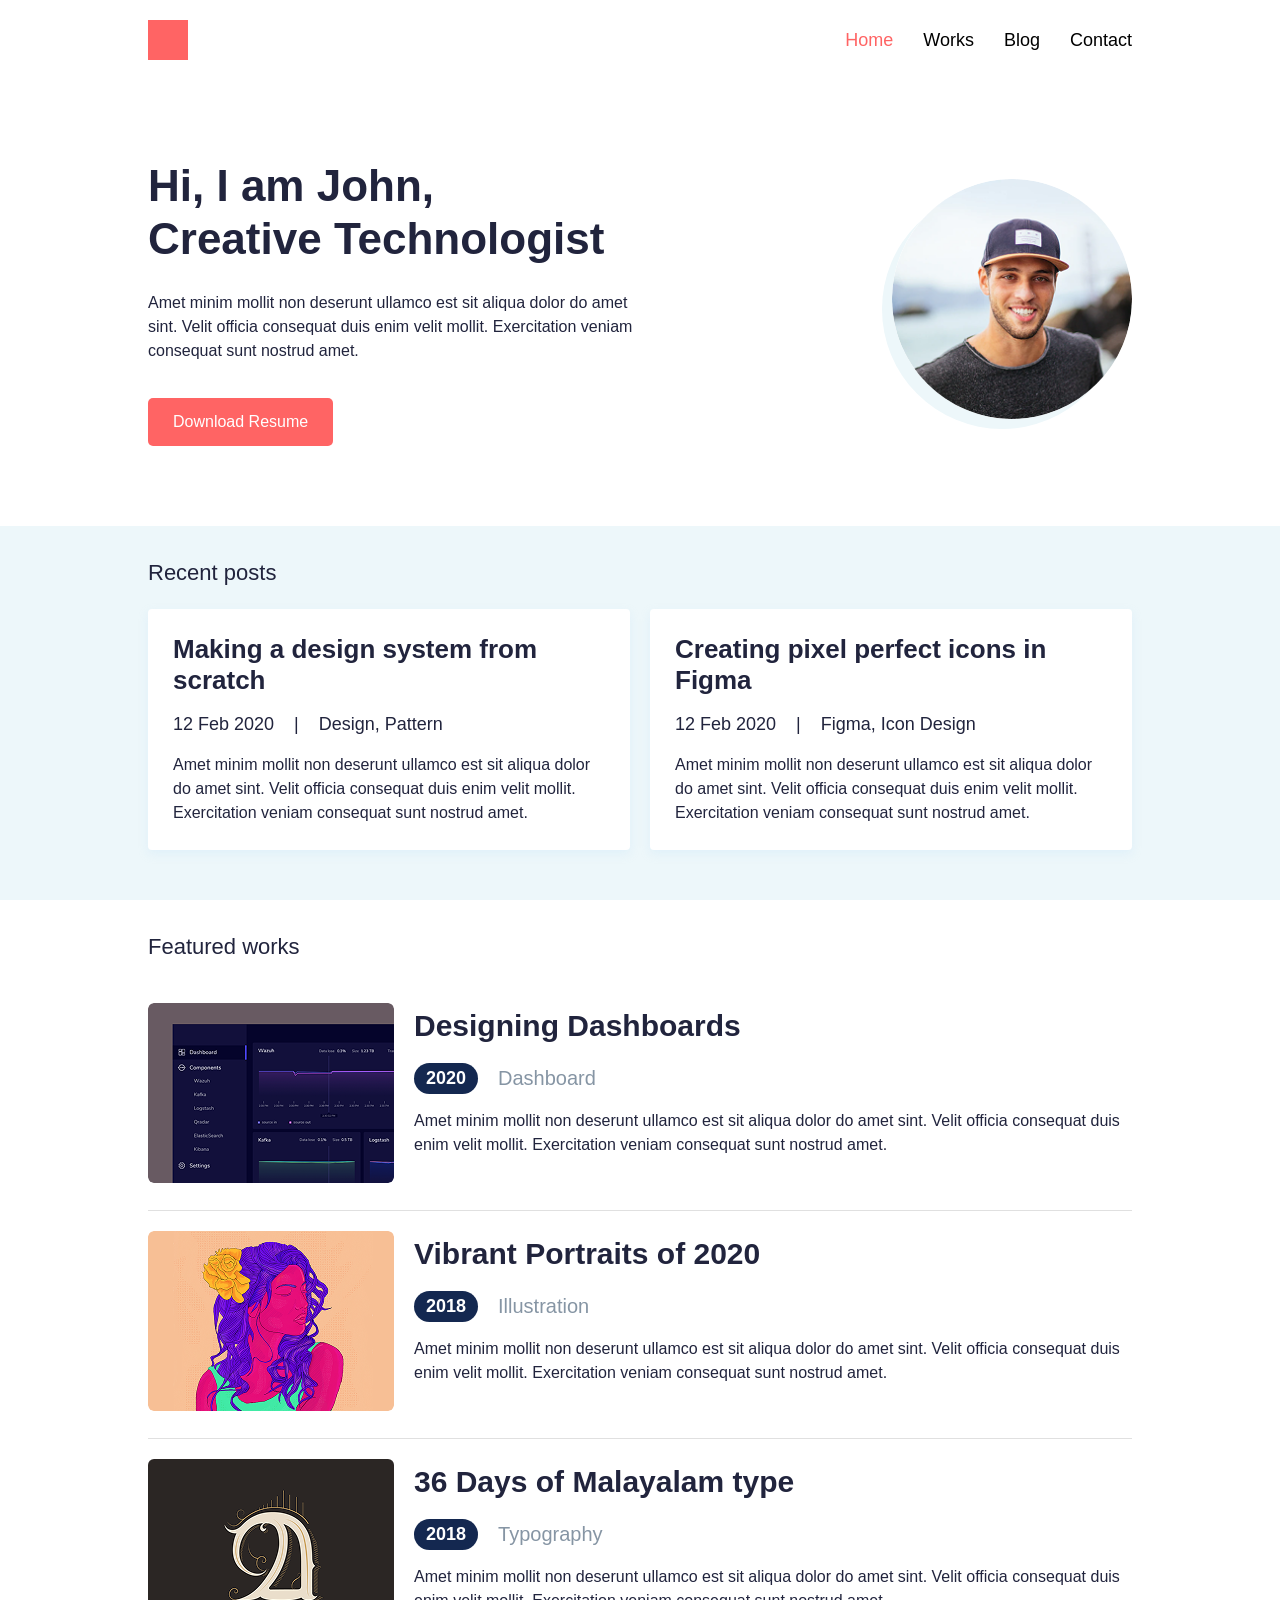
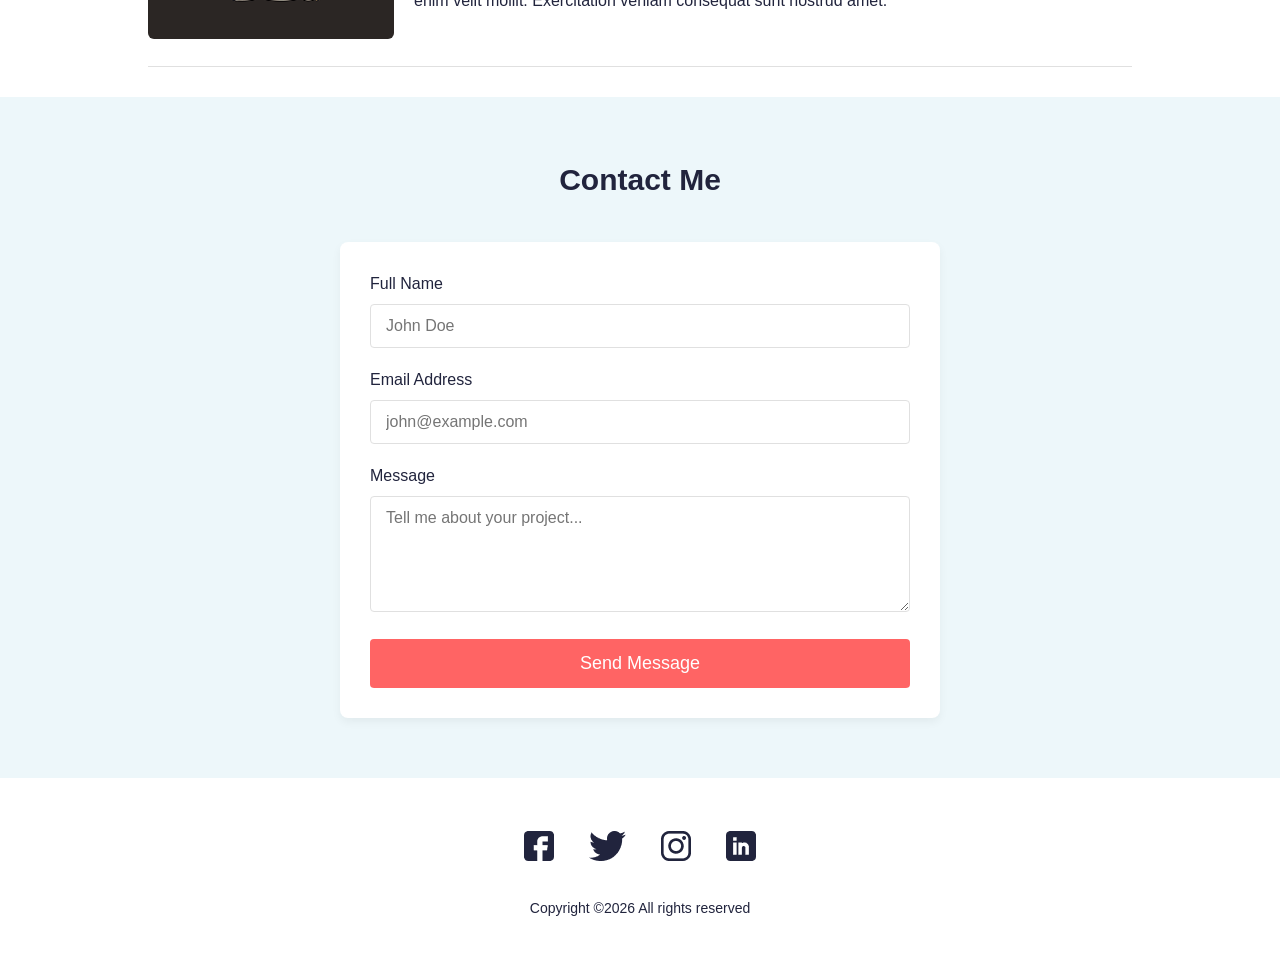
<file: src/index.html>
<!doctype html>
<html lang="en">
  <head>
    <meta charset="UTF-8" />
    <meta name="viewport" content="width=device-width, initial-scale=1.0" />
    <title>John | Creative Technologist</title>
    <link rel="stylesheet" href="style.css" />
  </head>
  <body>
    <nav class="navbar">
      <div class="container">
        <div class="logo">
          <div class="logo-placeholder"></div>
        </div>

        <ul class="nav-links" id="navLinks">
          <li><a href="#" class="active">Home</a></li>
          <li><a href="#worksSection">Works</a></li>
          <li><a href="./blog.html">Blog</a></li>
          <li><a href="#Contact">Contact</a></li>
        </ul>

        <div class="burger" id="burgerMenu">
          <span></span>
          <span></span>
          <span></span>
        </div>
      </div>
    </nav>

    <header class="hero">
      <div class="container hero-flex">
        <div class="hero-image">
          <img src="assets/portrait.png" alt="John's Portrait" />
        </div>
        <div class="hero-content">
          <h1>Hi, I am John,<br />Creative Technologist</h1>
          <p>
            Amet minim mollit non deserunt ullamco est sit aliqua dolor do amet
            sint. Velit officia consequat duis enim velit mollit. Exercitation
            veniam consequat sunt nostrud amet.
          </p>
          <a href="#" class="btn-primary">Download Resume</a>
        </div>
      </div>
    </header>

    <section class="recent-section">
      <div class="container">
        <div class="recent-header">
          <h2>Recent posts</h2>
          <a href="#" class="recent-view-all">View all</a>
        </div>

        <div class="recent-container">
          <article class="recent-card">
            <h3 class="recent-title">Making a design system from scratch</h3>
            <div class="recent-meta">
              <span>12 Feb 2020</span>
              <span class="recent-divider">|</span>
              <span>Design, Pattern</span>
            </div>
            <p class="recent-excerpt">
              Amet minim mollit non deserunt ullamco est sit aliqua dolor do
              amet sint. Velit officia consequat duis enim velit mollit.
              Exercitation veniam consequat sunt nostrud amet.
            </p>
          </article>

          <article class="recent-card">
            <h3 class="recent-title">Creating pixel perfect icons in Figma</h3>
            <div class="recent-meta">
              <span>12 Feb 2020</span>
              <span class="recent-divider">|</span>
              <span>Figma, Icon Design</span>
            </div>
            <p class="recent-excerpt">
              Amet minim mollit non deserunt ullamco est sit aliqua dolor do
              amet sint. Velit officia consequat duis enim velit mollit.
              Exercitation veniam consequat sunt nostrud amet.
            </p>
          </article>
        </div>
      </div>
    </section>

    <section class="works-section" id="worksSection">
      <div class="container">
        <h2 class="works-main-title">Featured works</h2>

        <div class="works-list">
          <div class="works-card">
            <div class="works-image">
              <img src="assets/works1.png" alt="Designing Dashboards" />
            </div>
            <div class="works-info">
              <h3 class="works-title">Designing Dashboards</h3>
              <div class="works-meta">
                <span class="works-year">2020</span>
                <span class="works-category">Dashboard</span>
              </div>
              <p class="works-description">
                Amet minim mollit non deserunt ullamco est sit aliqua dolor do
                amet sint. Velit officia consequat duis enim velit mollit.
                Exercitation veniam consequat sunt nostrud amet.
              </p>
            </div>
          </div>

          <div class="works-card">
            <div class="works-image">
              <img src="assets/works2.png" alt="Vibrant Portraits" />
            </div>
            <div class="works-info">
              <h3 class="works-title">Vibrant Portraits of 2020</h3>
              <div class="works-meta">
                <span class="works-year">2018</span>
                <span class="works-category">Illustration</span>
              </div>
              <p class="works-description">
                Amet minim mollit non deserunt ullamco est sit aliqua dolor do
                amet sint. Velit officia consequat duis enim velit mollit.
                Exercitation veniam consequat sunt nostrud amet.
              </p>
            </div>
          </div>

          <div class="works-card">
            <div class="works-image">
              <img src="assets/works3.png" alt="Malayalam type" />
            </div>
            <div class="works-info">
              <h3 class="works-title">36 Days of Malayalam type</h3>
              <div class="works-meta">
                <span class="works-year">2018</span>
                <span class="works-category">Typography</span>
              </div>
              <p class="works-description">
                Amet minim mollit non deserunt ullamco est sit aliqua dolor do
                amet sint. Velit officia consequat duis enim velit mollit.
                Exercitation veniam consequat sunt nostrud amet.
              </p>
            </div>
          </div>
        </div>
      </div>
    </section>

    <!-- Contact section -->
    <section class="contact-section" id="Contact">
        <div class="container">
            <h2 class="contact-main-title">Contact Me</h2>
            <div class="contact-form-wrapper">
                <form action="#" class="contact-form">
                    <div class="contact-input-group">
                        <label for="name" class="contact-label">Full Name</label>
                        <input type="text" id="name" class="contact-input" placeholder="John Doe" required>
                    </div>
                    
                    <div class="contact-input-group">
                        <label for="email" class="contact-label">Email Address</label>
                        <input type="email" id="email" class="contact-input" placeholder="john@example.com" required>
                    </div>
                    
                    <div class="contact-input-group">
                        <label for="message" class="contact-label">Message</label>
                        <textarea id="message" class="contact-textarea" rows="5" placeholder="Tell me about your project..." required></textarea>
                    </div>
                    
                    <button type="submit" class="contact-submit-btn">Send Message</button>
                </form>
            </div>
        </div>
    </section>

    <footer class="footer-section">
      <div class="container">
        <div class="footer-socials">
          <a href="#" class="footer-link"
            ><img src="assets/fb.png" alt=""
          /></a>
          <a href="#" class="footer-link"><img src="assets/Group.png" alt=""></i></a>
          <a href="#" class="footer-link"><img src="assets/insta.png" alt=""></a>
          <a href="#" class="footer-link"><img src="assets/Linkedin.png" alt=""></a>
        </div>
        <p class="footer-copyright">Copyright ©2026 All rights reserved</p>
      </div>
    </footer>

    
    <script src="script.js"></script>
  </body>
</html>
</file>
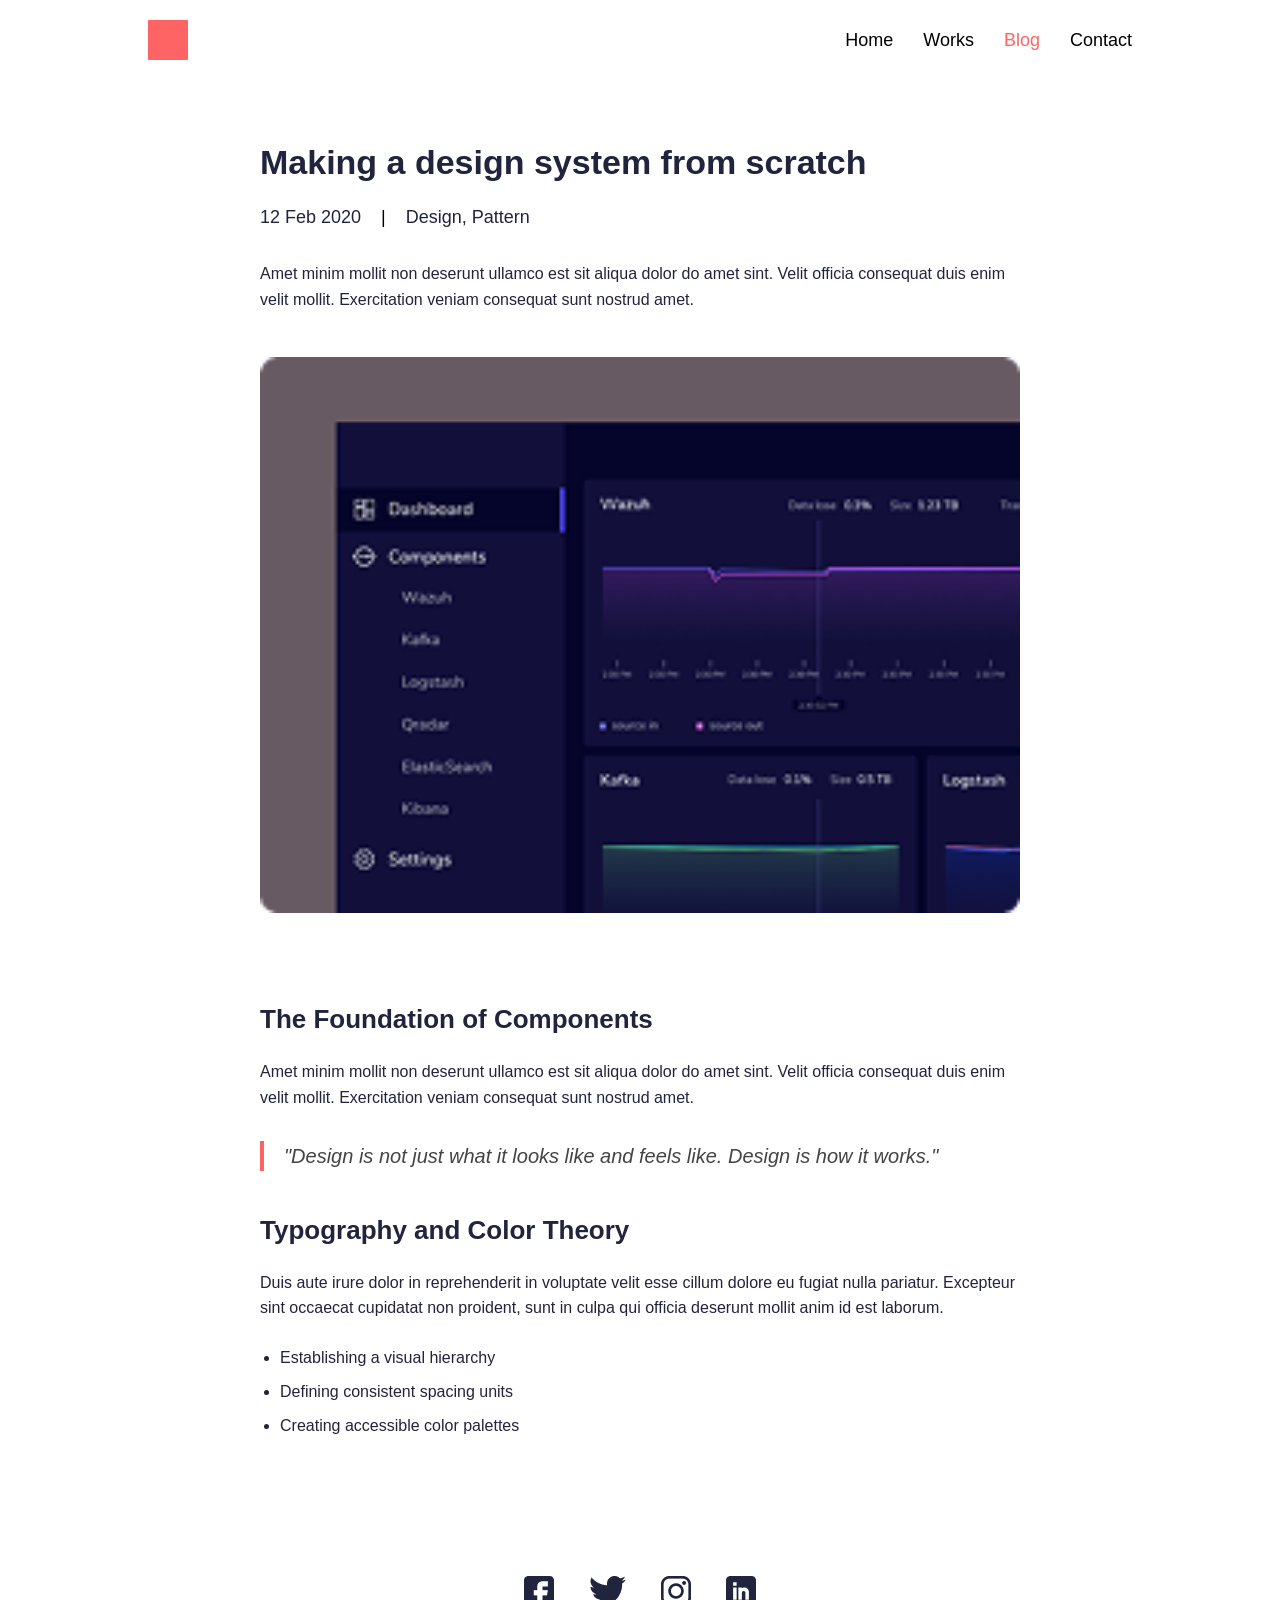
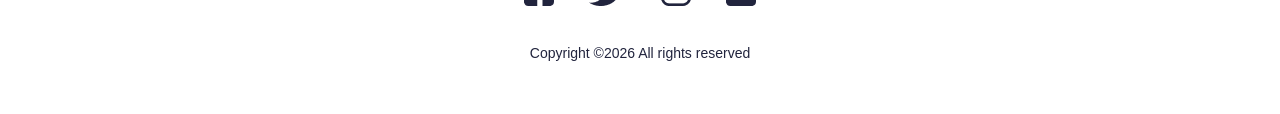
<file: src/blog.html>
<!doctype html>
<html lang="en">
  <head>
    <meta charset="UTF-8" />
    <meta name="viewport" content="width=device-width, initial-scale=1.0" />
    <title>John | Creative Technologist</title>
    <link rel="stylesheet" href="style.css" />
  </head>
  <body>
    <nav class="navbar">
      <div class="container">
        <div class="logo">
          <div class="logo-placeholder"></div>
        </div>

        <ul class="nav-links" id="navLinks">
          <li><a href="./index.html" >Home</a></li>
          <li><a href="./index.html#worksSection">Works</a></li>
          <li><a href="#" class="active">Blog</a></li>
          <li><a href="./index.html#Contact">Contact</a></li>
        </ul>

        <div class="burger" id="burgerMenu">
          <span></span>
          <span></span>
          <span></span>
        </div>
      </div>
    </nav>

    <main class="blog-post-container">
    <article class="blog-article">
        <header class="blog-header">
            <h1 class="blog-main-title">Making a design system from scratch</h1>
            
            <div class="blog-metadata">
                <span class="blog-date">12 Feb 2020</span>
                <span class="blog-divider">|</span>
                <span class="blog-tags">Design, Pattern</span>
            </div>
        </header>

        <section class="blog-content">
            <p class="blog-paragraph">
                Amet minim mollit non deserunt ullamco est sit aliqua dolor do amet sint. Velit officia consequat duis enim velit mollit. Exercitation veniam consequat sunt nostrud amet.
            </p>

            <img src="../assets/works1.png" alt="Design System Diagram" class="blog-featured-image">

            <h2 class="blog-subheading">The Foundation of Components</h2>
            <p class="blog-paragraph">
                Amet minim mollit non deserunt ullamco est sit aliqua dolor do amet sint. Velit officia consequat duis enim velit mollit. Exercitation veniam consequat sunt nostrud amet.
            </p>
            
            <blockquote class="blog-quote">
                "Design is not just what it looks like and feels like. Design is how it works."
            </blockquote>

            <h2 class="blog-subheading">Typography and Color Theory</h2>
            <p class="blog-paragraph">
                Duis aute irure dolor in reprehenderit in voluptate velit esse cillum dolore eu fugiat nulla pariatur. Excepteur sint occaecat cupidatat non proident, sunt in culpa qui officia deserunt mollit anim id est laborum.
            </p>

            <ul class="blog-list">
                <li class="blog-list-item">Establishing a visual hierarchy</li>
                <li class="blog-list-item">Defining consistent spacing units</li>
                <li class="blog-list-item">Creating accessible color palettes</li>
            </ul>
        </section>
    </article>
</main>

    <footer class="footer-section">
      <div class="container">
        <div class="footer-socials">
          <a href="#" class="footer-link"
            ><img src="../assets/fb.png" alt=""
          /></a>
          <a href="#" class="footer-link"><img src="../assets/Group.png" alt=""></i></a>
          <a href="#" class="footer-link"><img src="../assets/insta.png" alt=""></a>
          <a href="#" class="footer-link"><img src="../assets/Linkedin.png" alt=""></a>
        </div>
        <p class="footer-copyright">Copyright ©2026 All rights reserved</p>
      </div>
    </footer>

    
    <script src="script.js"></script>
  </body>
</html>
</file>
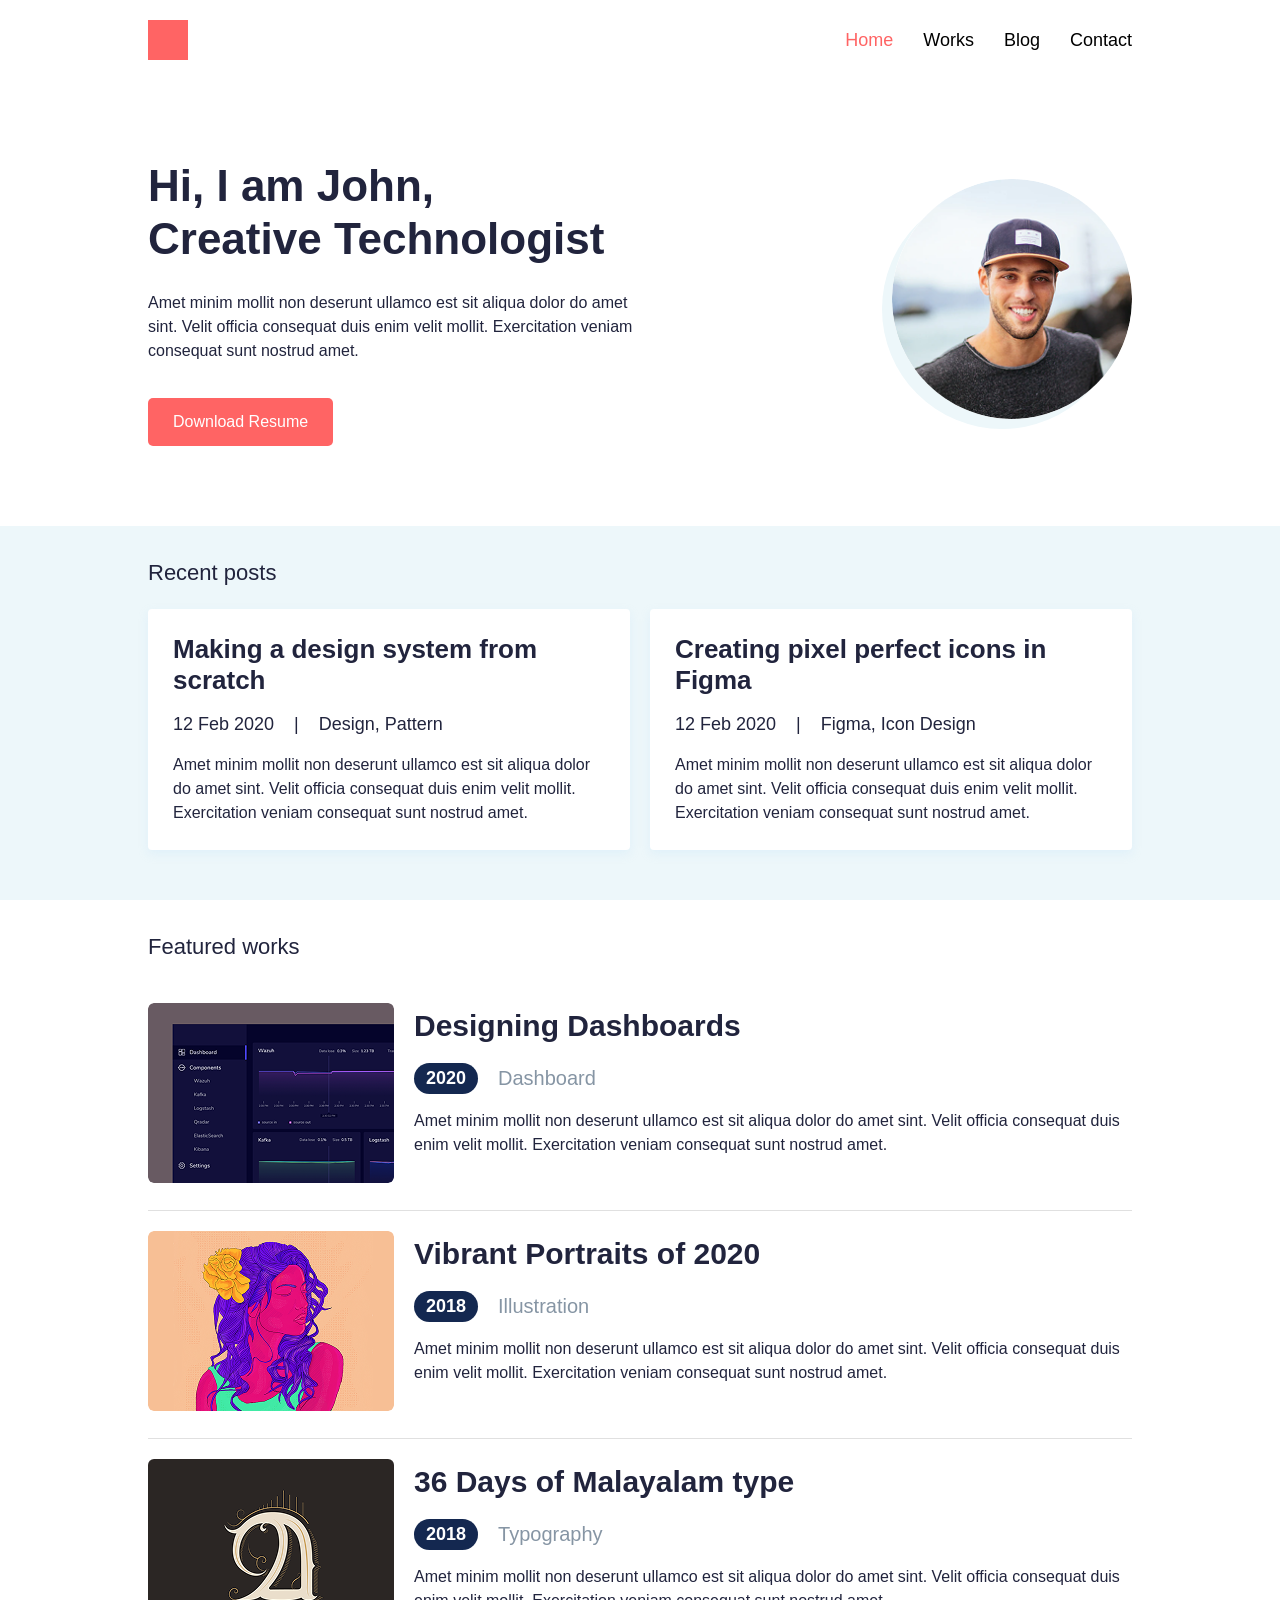
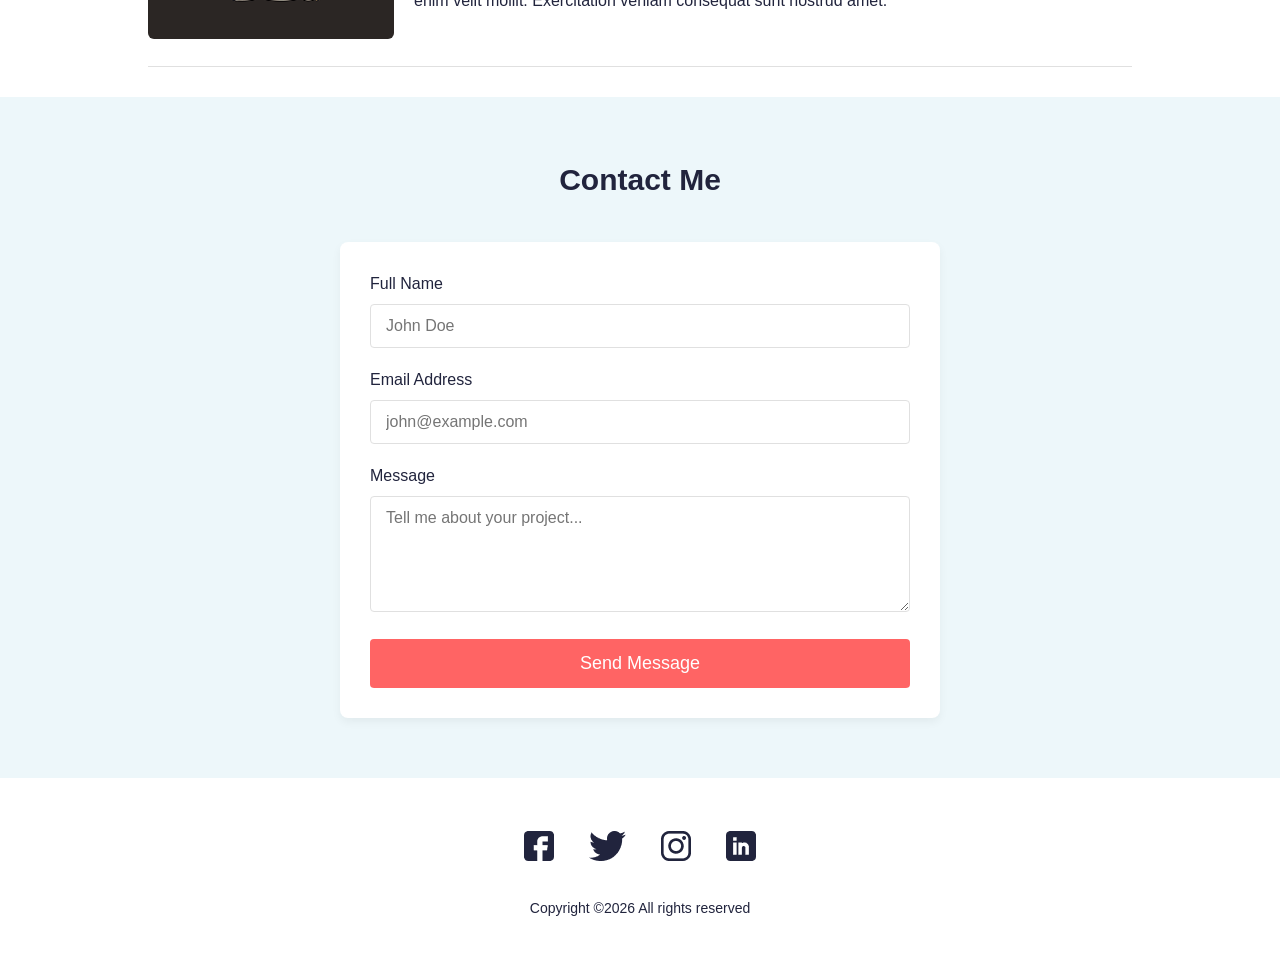
<file: src/home.html>
<!doctype html>
<html lang="en">
  <head>
    <meta charset="UTF-8" />
    <meta name="viewport" content="width=device-width, initial-scale=1.0" />
    <title>John | Creative Technologist</title>
    <link rel="stylesheet" href="style.css" />
  </head>
  <body>
    <nav class="navbar">
      <div class="container">
        <div class="logo">
          <div class="logo-placeholder"></div>
        </div>

        <ul class="nav-links" id="navLinks">
          <li><a href="#" class="active">Home</a></li>
          <li><a href="#">Works</a></li>
          <li><a href="#">Blog</a></li>
          <li><a href="#">Contact</a></li>
        </ul>

        <div class="burger" id="burgerMenu">
          <span></span>
          <span></span>
          <span></span>
        </div>
      </div>
    </nav>

    <header class="hero">
      <div class="container hero-flex">
        <div class="hero-image">
          <img src="../assets/portrait.png" alt="John's Portrait" />
        </div>
        <div class="hero-content">
          <h1>Hi, I am John,<br />Creative Technologist</h1>
          <p>
            Amet minim mollit non deserunt ullamco est sit aliqua dolor do amet
            sint. Velit officia consequat duis enim velit mollit. Exercitation
            veniam consequat sunt nostrud amet.
          </p>
          <a href="#" class="btn-primary">Download Resume</a>
        </div>
      </div>
    </header>

    <section class="recent-section">
      <div class="container">
        <div class="recent-header">
          <h2>Recent posts</h2>
          <a href="#" class="recent-view-all">View all</a>
        </div>

        <div class="recent-container">
          <article class="recent-card">
            <h3 class="recent-title">Making a design system from scratch</h3>
            <div class="recent-meta">
              <span>12 Feb 2020</span>
              <span class="recent-divider">|</span>
              <span>Design, Pattern</span>
            </div>
            <p class="recent-excerpt">
              Amet minim mollit non deserunt ullamco est sit aliqua dolor do
              amet sint. Velit officia consequat duis enim velit mollit.
              Exercitation veniam consequat sunt nostrud amet.
            </p>
          </article>

          <article class="recent-card">
            <h3 class="recent-title">Creating pixel perfect icons in Figma</h3>
            <div class="recent-meta">
              <span>12 Feb 2020</span>
              <span class="recent-divider">|</span>
              <span>Figma, Icon Design</span>
            </div>
            <p class="recent-excerpt">
              Amet minim mollit non deserunt ullamco est sit aliqua dolor do
              amet sint. Velit officia consequat duis enim velit mollit.
              Exercitation veniam consequat sunt nostrud amet.
            </p>
          </article>
        </div>
      </div>
    </section>

    <section class="works-section">
      <div class="container">
        <h2 class="works-main-title">Featured works</h2>

        <div class="works-list">
          <div class="works-card">
            <div class="works-image">
              <img src="../assets/works1.png" alt="Designing Dashboards" />
            </div>
            <div class="works-info">
              <h3 class="works-title">Designing Dashboards</h3>
              <div class="works-meta">
                <span class="works-year">2020</span>
                <span class="works-category">Dashboard</span>
              </div>
              <p class="works-description">
                Amet minim mollit non deserunt ullamco est sit aliqua dolor do
                amet sint. Velit officia consequat duis enim velit mollit.
                Exercitation veniam consequat sunt nostrud amet.
              </p>
            </div>
          </div>

          <div class="works-card">
            <div class="works-image">
              <img src="../assets/works2.png" alt="Vibrant Portraits" />
            </div>
            <div class="works-info">
              <h3 class="works-title">Vibrant Portraits of 2020</h3>
              <div class="works-meta">
                <span class="works-year">2018</span>
                <span class="works-category">Illustration</span>
              </div>
              <p class="works-description">
                Amet minim mollit non deserunt ullamco est sit aliqua dolor do
                amet sint. Velit officia consequat duis enim velit mollit.
                Exercitation veniam consequat sunt nostrud amet.
              </p>
            </div>
          </div>

          <div class="works-card">
            <div class="works-image">
              <img src="../assets/works3.png" alt="Malayalam type" />
            </div>
            <div class="works-info">
              <h3 class="works-title">36 Days of Malayalam type</h3>
              <div class="works-meta">
                <span class="works-year">2018</span>
                <span class="works-category">Typography</span>
              </div>
              <p class="works-description">
                Amet minim mollit non deserunt ullamco est sit aliqua dolor do
                amet sint. Velit officia consequat duis enim velit mollit.
                Exercitation veniam consequat sunt nostrud amet.
              </p>
            </div>
          </div>
        </div>
      </div>
    </section>

    <!-- Contact section -->
    <section class="contact-section">
        <div class="container">
            <h2 class="contact-main-title">Contact Me</h2>
            <div class="contact-form-wrapper">
                <form action="#" class="contact-form">
                    <div class="contact-input-group">
                        <label for="name" class="contact-label">Full Name</label>
                        <input type="text" id="name" class="contact-input" placeholder="John Doe" required>
                    </div>
                    
                    <div class="contact-input-group">
                        <label for="email" class="contact-label">Email Address</label>
                        <input type="email" id="email" class="contact-input" placeholder="john@example.com" required>
                    </div>
                    
                    <div class="contact-input-group">
                        <label for="message" class="contact-label">Message</label>
                        <textarea id="message" class="contact-textarea" rows="5" placeholder="Tell me about your project..." required></textarea>
                    </div>
                    
                    <button type="submit" class="contact-submit-btn">Send Message</button>
                </form>
            </div>
        </div>
    </section>

    <footer class="footer-section">
      <div class="container">
        <div class="footer-socials">
          <a href="#" class="footer-link"
            ><img src="../assets/fb.png" alt=""
          /></a>
          <a href="#" class="footer-link"><img src="../assets/Group.png" alt=""></i></a>
          <a href="#" class="footer-link"><img src="../assets/insta.png" alt=""></a>
          <a href="#" class="footer-link"><img src="../assets/Linkedin.png" alt=""></a>
        </div>
        <p class="footer-copyright">Copyright ©2026 All rights reserved</p>
      </div>
    </footer>

    
    <script src="script.js"></script>
  </body>
</html>
</file>
<file: src/style.css>
/* General Styles */
* {
  margin: 0;
  padding: 0;
  box-sizing: border-box;
}

body {
  font-family: "Heebo", sans-serif; /* Similar to the font in your image */
  color: #21243d;
  line-height: 1.5;
}

.container {
  max-width: 80%;
  margin: 0 auto;
  padding: 0 20px;
  /* background-color: red; */
}

/* Navbar */
.navbar {
  padding: 20px 0;
}

.navbar .container {
  display: flex;
  justify-content: space-between;
  align-items: center;
}

.logo-placeholder {
  width: 40px;
  height: 40px;
  background-color: #ff6464; /* Your accent color */
}

.nav-links {
  display: flex;
  list-style: none;
}

.nav-links li {
  margin-left: 30px;
}

.nav-links a {
  text-decoration: none;
  color: #000;
  font-weight: 500;
  font-size: 18px;
}

.nav-links a:hover {
  border-bottom: 2px solid #ff6464;
}

.nav-links a.active {
  color: #ff6464;
}

.burger {
  display: none;
  cursor: pointer;
}

.burger span {
  display: block;
  width: 25px;
  height: 3px;
  background: #21243d;
  margin: 5px;
}

/* Hero Section */
.hero {
  padding: 80px 0;
}

.hero-flex {
  display: flex;
  flex-direction: row-reverse; /* Image on right for desktop */
  align-items: center;
  justify-content: space-between;
}

.hero-image img {
  width: 240px;
  height: 240px;
  border-radius: 50%;
  object-fit: cover;
  box-shadow: -10px 10px 0px #edf7fa; /* Subtle offset circle effect */
}

.hero-content {
  max-width: 500px;
}

.hero-content h1 {
  font-size: 44px;
  line-height: 1.2;
  margin-bottom: 25px;
}

.hero-content p {
  margin-bottom: 35px;
  font-size: 16px;
}

.btn-primary {
  display: inline-block;
  background-color: #ff6464;
  color: white;
  padding: 12px 25px;
  text-decoration: none;
  border-radius: 2px;
  font-weight: 500;
  border-radius: 5px;
  transition: background-color 0.3s ease;
}

.btn-primary:hover {
  background-color: #ff4c4c;
}

/* Mobile Responsive */
@media (max-width: 768px) {
  .container {
    max-width: 95%;
  }

  .nav-links {
    display: none; /* Hide for basic toggle or use JS to show */
    flex-direction: column;
    position: absolute;
    top: 70px;
    right: 20px;
    background: white;
    margin: auto;
    line-height: 40px;
    box-shadow: 0 5px 10px rgba(0, 0, 0, 0.1);
    padding: 50px 20px;
    min-width: 90%;
    border-radius: 10px;
  }

  .nav-links.active {
    display: flex;
  }

  .burger {
    display: block;
  }

  .hero-flex {
    flex-direction: column; /* Stack image on top for mobile */
    text-align: center;
  }

  .hero-image {
    margin-bottom: 30px;
  }

  .hero-image img {
    width: 170px;
    height: 170px;
  }

  .hero-content h1 {
    font-size: 32px;
  }
}

/* REcent section */

/* Recent Posts Section */
.recent-section {
  background-color: #edf7fa; /* Light blue background from image */
  padding: 30px 0 50px 0;
}

.recent-header {
  display: flex;
  justify-content: space-between;
  align-items: center;
  margin-bottom: 20px;
}

.recent-header h2 {
  font-size: 22px;
  font-weight: 400;
  color: #21243d;
}

.recent-view-all {
  text-decoration: none;
  color: #00a8cc;
  font-size: 16px;
  display: none; /* Hidden in mobile view per your image */
}

.recent-container {
  display: flex;
  gap: 20px;
}

.recent-card {
  background: #ffffff;
  padding: 25px;
  border-radius: 4px;
  flex: 1; /* Makes cards equal width */
  box-shadow: 0px 4px 10px rgba(187, 225, 250, 0.25);
}

.recent-title {
  font-size: 26px;
  font-weight: 700;
  margin-bottom: 15px;
  line-height: 1.2;
}

.recent-meta {
  font-size: 18px;
  margin-bottom: 15px;
  color: #21243d;
}

.recent-divider {
  margin: 0 15px;
}

.recent-excerpt {
  font-size: 16px;
  color: #21243d;
}

/* Mobile Responsive Adjustments */
@media (max-width: 768px) {
  .recent-header {
    justify-content: center; /* Center "Recent posts" text on mobile */
  }

  .recent-view-all {
    display: none;
  }

  .recent-container {
    flex-direction: column; /* Stack cards vertically */
    align-items: center;
  }

  .recent-card {
    width: 100%;
    max-width: 350px; /* Optional: keeps cards from getting too wide on mobile */
    text-align: left;
  }

  .recent-title {
    font-size: 22px;
  }
}

/* Featured Works Section */
.works-section {
  padding: 30px 0;
  background-color: #fff;
}

.works-main-title {
  font-size: 22px;
  font-weight: 400;
  margin-bottom: 20px;
  color: #21243d;
}

.works-list {
  display: flex;
  flex-direction: column;
}

.works-card {
  display: flex;
  padding: 20px 0;
  border-bottom: 1px solid #e0e0e0;
  gap: 20px;
}

.works-image img {
  width: 246px;
  height: 180px;
  object-fit: cover;
  border-radius: 6px;
}

.works-info {
  flex: 1;
}

.works-title {
  font-size: 30px;
  font-weight: 700;
  margin-bottom: 15px;
  color: #21243d;
}

.works-meta {
  display: flex;
  align-items: center;
  gap: 20px;
  margin-bottom: 15px;
}

.works-year {
  background-color: #142850;
  color: white;
  padding: 2px 12px;
  border-radius: 16px;
  font-weight: 900;
  font-size: 18px;
}

.works-category {
  color: #8695a4;
  font-size: 20px;
}

.works-description {
  font-size: 16px;
  color: #21243d;
}

/* Mobile Responsive */
@media (max-width: 768px) {
  .works-card {
    flex-direction: column; /* Wrap the card items */
    text-align: left;
  }

  .works-image img {
    width: 100%; /* Image takes full width on mobile */
    height: auto;
  }

  .works-title {
    font-size: 24px;
    margin-top: 10px;
  }

  .works-main-title {
    text-align: center;
  }
}

/* Footer Section */
.footer-section {
  padding: 50px 0;
  text-align: center;
  background-color: #fff;
}

.footer-socials {
  display: flex;
  justify-content: center;
  gap: 35px; /* Spacing between icons */
  margin-bottom: 25px;
}

.footer-link {
  color: #21243d; /* Dark navy from your design */
  font-size: 30px; /* Size for social icons */
  text-decoration: none;
  transition: color 0.3s ease;
}

.footer-link:hover {
  color: #ff6464; /* Accent color on hover */
}

.footer-copyright {
  font-size: 14px;
  color: #21243d;
}

/* If you aren't using an icon library yet, these 
   placeholders help visualize the layout */
.footer-link i {
  display: inline-block;
  width: 30px;
  height: 30px;
  background-color: #21243d;
  border-radius: 4px;
}

/* Contact Section */
.contact-section {
  padding: 60px 0;
  background-color: #edf7fa; /* Light blue background like Recent Posts */
}

.contact-main-title {
  font-size: 30px;
  font-weight: 700;
  text-align: center;
  margin-bottom: 40px;
  color: #21243d;
}

.contact-form-wrapper {
  max-width: 600px;
  margin: 0 auto;
  background: #ffffff;
  padding: 30px;
  border-radius: 8px;
  box-shadow: 0px 4px 10px rgba(0, 0, 0, 0.05);
}

.contact-input-group {
  margin-bottom: 20px;
}

.contact-label {
  display: block;
  font-size: 16px;
  font-weight: 500;
  margin-bottom: 8px;
  color: #21243d;
}

.contact-input,
.contact-textarea {
  width: 100%;
  padding: 12px 15px;
  border: 1px solid #e0e0e0;
  border-radius: 4px;
  font-family: inherit;
  font-size: 16px;
  color: #21243d;
  outline: none;
  transition: border-color 0.3s ease;
}

.contact-input:focus,
.contact-textarea:focus {
  border-color: #ff6464; /* Highlight with your accent color */
}

.contact-submit-btn {
  width: 100%;
  background-color: #ff6464;
  color: white;
  padding: 14px;
  border: none;
  border-radius: 4px;
  font-size: 18px;
  font-weight: 500;
  cursor: pointer;
  transition: background-color 0.3s ease;
}

.contact-submit-btn:hover {
  background-color: #e55a5a;
}

/* Mobile Responsive */
@media (max-width: 768px) {
  .contact-form-wrapper {
    margin: 0 10px;
    padding: 20px;
  }

  .contact-main-title {
    font-size: 26px;
  }
}

/* Blog section style */
/* Blog Post Page Styles */
.blog-post-container {
  padding: 60px 20px;
  max-width: 800px; /* Narrower for better reading experience */
  margin: 0 auto;
}

.blog-main-title {
  font-size: 34px;
  font-weight: 700;
  line-height: 1.3;
  color: #21243d;
  margin-bottom: 20px;
}

.blog-metadata {
  font-size: 18px;
  color: #21243d;
  margin-bottom: 30px;
}

.blog-divider {
  margin: 0 15px;
  color: #000;
}

.blog-tags {
  color: #21243d;
}

.blog-content {
  margin-top: 30px;
}

.blog-paragraph {
  font-size: 16px;
  line-height: 1.6;
  margin-bottom: 25px;
  color: #21243d;
}

.blog-featured-image {
  width: 100%;
  height: auto;
  border-radius: 6px;
  margin: 20px 0 40px 0;
}

.blog-subheading {
  font-size: 26px;
  font-weight: 700;
  margin: 40px 0 20px 0;
  color: #21243d;
}

.blog-quote {
  border-left: 4px solid #ff6464;
  padding-left: 20px;
  font-style: italic;
  font-size: 20px;
  margin: 30px 0;
  color: #444;
}

.blog-list {
  margin-bottom: 25px;
  padding-left: 20px;
}

.blog-list-item {
  margin-bottom: 10px;
  font-size: 16px;
}

/* Mobile Adjustments */
@media (max-width: 768px) {
  .blog-post-container {
    padding: 40px 15px;
  }

  .blog-main-title {
    font-size: 28px;
  }

  .blog-metadata {
    font-size: 16px;
  }
}
</file>
